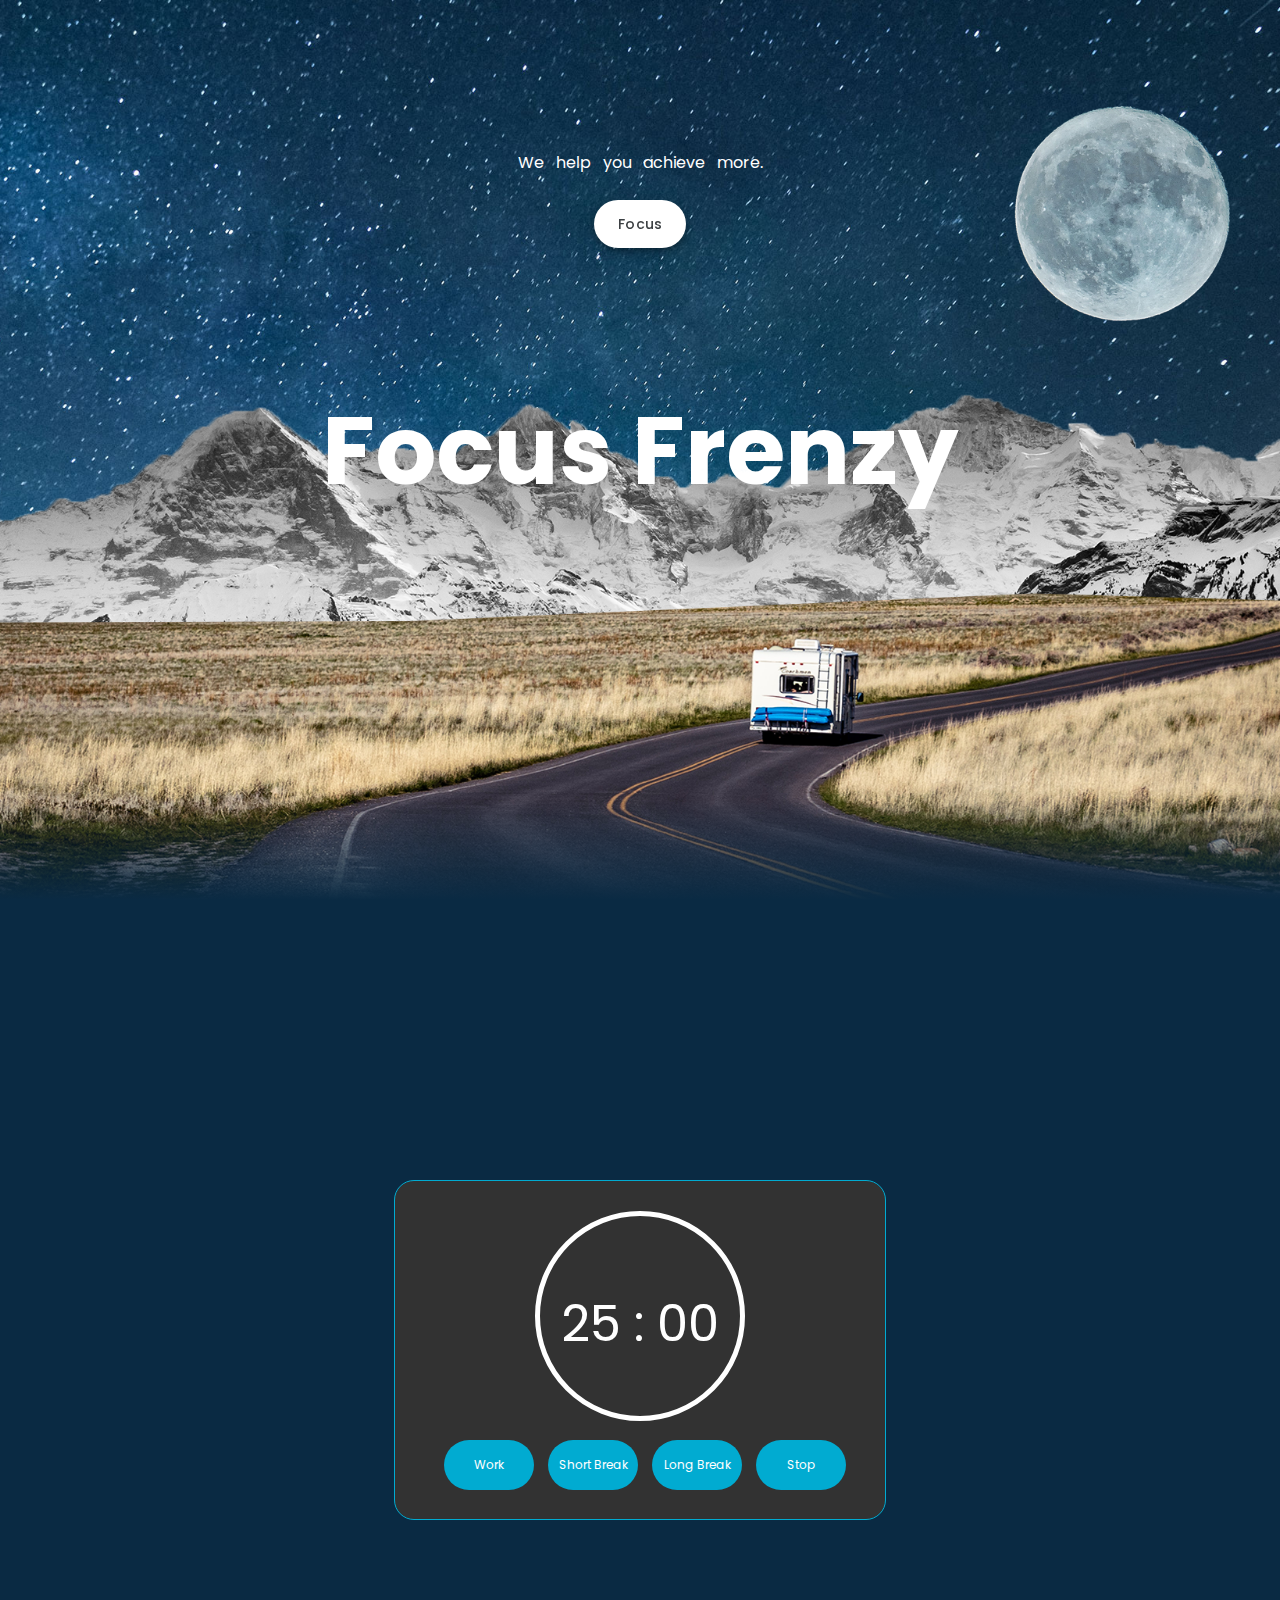
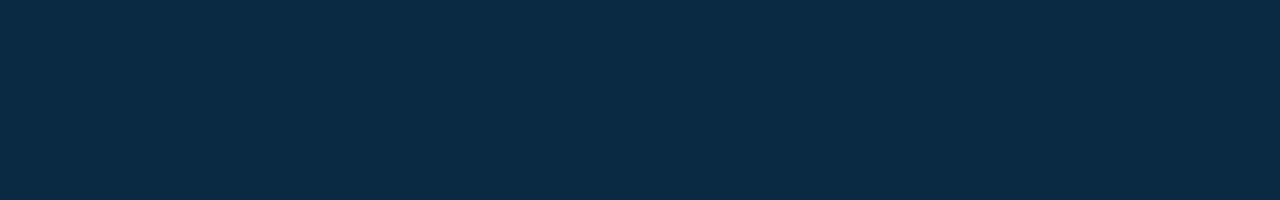
<file: index.html>
<!DOCTYPE html>
<html lang="en">
<head>
    <title> Focus Frenzy</title>
    <link rel="stylesheet" href="index.css">
</head>
<body>
    <section>
        <img src="bg.jpg" id="bg">
        <img src="moon.png" id="moon">
        <img src="mountain.png" id="mountain">
        <img src="road.png" id="road">
        <h2 id="text"> Focus  Frenzy</h2>
        <p id="subtext">We &nbsp; help &nbsp; you &nbsp; achieve &nbsp; more.</p>
        <button id="button" onclick="smoothScroll(document.getElementById('pomodoro'))">Focus
        <script>
            window.smoothScroll = function(target) {
    var scrollContainer = target;
    do {
        scrollContainer = scrollContainer.parentNode;
        if (!scrollContainer) return;
        scrollContainer.scrollTop += 1;
    } while (scrollContainer.scrollTop == 0);

    var targetY = 0;
    do { 
        if (target == scrollContainer) break;
        targetY += target.offsetTop;
    } while (target = target.offsetParent);

    scroll = function(c, a, b, i) {
        i++; if (i > 30) return;
        c.scrollTop = a + (b - a) / 30 * i;
        setTimeout(function(){ scroll(c, a, b, i); }, 20);
    }
    
    scroll(scrollContainer, scrollContainer.scrollTop, targetY, 0);
}
        </script></button>


    </section>
    <script type="text/javascript">
        let bg= document.getElementById('bg');
        let moon= document.getElementById('moon');
        let mountain= document.getElementById('mountain');
        let road= document.getElementById('road');
        let text= document.getElementById('text');
        let subtext=document.getElementById('subtext');

        window.addEventListener('scroll', function(){
            var value= window.scrollY;
            bg.style.top=value*0.5 + 'px';
            moon.style.left=-value*0.5 + 'px';
            mountain.style.top=-value*0.15 + 'px';
            road.style.top=value*0.15 + 'px';
            text.style.top=value*1 + 'px';
            
        })
    </script>
    <section id="pomodoro">
        <div id="pomodoro-app">
            <div id="container">
                <div id="timer">
                    <div id="time">
                        <span id="minutes">25</span>
                        <span id="colon">:</span>
                        <span id="seconds">00</span>
                    </div>
                    <div id="filler"></div>
                </div>
            
                <div id="buttons">
                    <button id="work">Work</button>
                    <button id="shortBreak">Short Break</button>
                    <button id="longBreak">Long Break</button>
                    <button id="stop">Stop</button>
                </div>
            </div>
            </div>
        <script src="index.js">
            
        </script>

    </section>

</body>
</file>
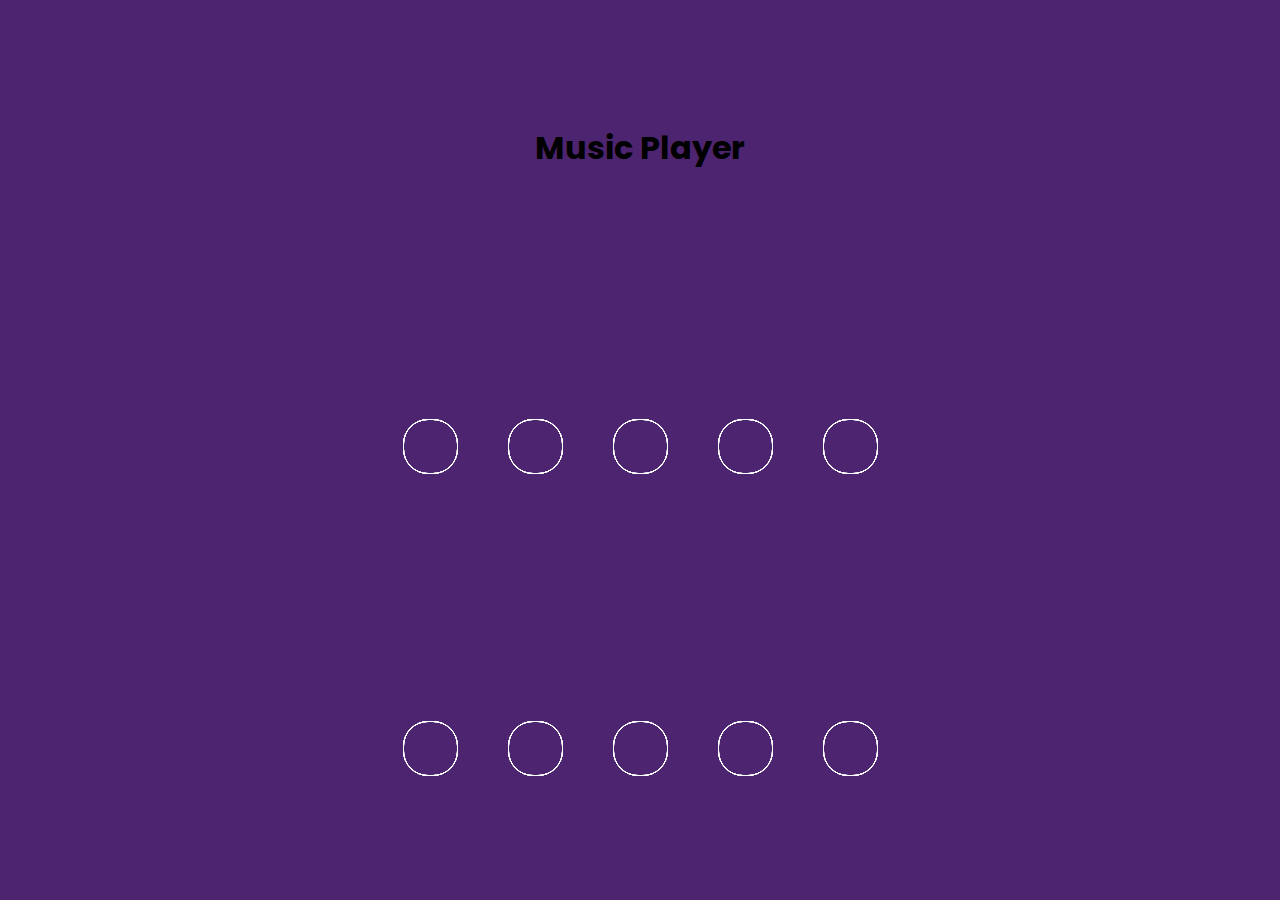
<file: music.html>
<!DOCTYPE html>
<html lang="en">
  <head>
    <meta charset="UTF-8" />
    <meta http-equiv="X-UA-Compatible" content="IE=edge" />
    <meta name="viewport" content="width=device-width, initial-scale=1.0" />
    <title>Songs playStructure</title>

    <link rel="stylesheet" href="./styles.css" />
    <link
      rel="stylesheet"
      href="https://cdnjs.cloudflare.com/ajax/libs/font-awesome/6.2.1/css/all.min.css"
      integrity="sha512-MV7K8+y+gLIBoVD59lQIYicR65iaqukzvf/nwasF0nqhPay5w/9lJmVM2hMDcnK1OnMGCdVK+iQrJ7lzPJQd1w=="
      crossorigin="anonymous"
      referrerpolicy="no-referrer"
    />
    <script defer src="./script1.js"></script>
  </head>
  <body>
    <h1 id = "header">Music Player</h1>
    <div class="icons">
      <a onclick="play(0);">
        <div class="layer">
          <span></span>
          <span></span>
          <span></span>
          <span></span>
          <span class="fa-solid fa-umbrella">
            <button></button>
          </span>
        </div>
        <div class="text">Rain</div>
      </a>
      <a onclick="play(1);">
        <div class="layer">
          <span></span>
          <span></span>
          <span></span>
          <span></span>
          <span class="fa-solid fa-bolt-lightning">
            <button></button>
          </span>
        </div>
        <div class="text">Lightning</div>
      </a>
      <a onclick="play(2);">
        <div class="layer">
          <span></span>
          <span></span>
          <span></span>
          <span></span>
          <span class="fa-solid fa-wind">
            <button></button>
          </span>
        </div>
        <div class="text">Wind</div>
      </a>
      <a onclick="play(3);">
        <div class="layer">
          <span></span>
          <span></span>
          <span></span>
          <span></span>
          <span class="fa-solid fa-earth-oceania">
            <button></button>
          </span>
        </div>
        <div class="text">Ocean</div>
      </a>
      <!-- 5 -->
      <a onclick="play(4);">
        <div class="layer">
          <span></span>
          <span></span>
          <span></span>
          <span></span>
          <span class="fa-solid fa-water">
            <button id="button"></button>
          </span>
        </div>
        <div class="text">SeaSide</div>
      </a>
    </div>
    <div class="icons">
      <a onclick="play(5);">
        <div class="layer">
          <span></span>
          <span></span>
          <span></span>
          <span></span>
          <span class="fa-solid fa-fire">
            <button id="fire"></button>
          </span>
        </div>
        <div class="text">FirePop</div>
      </a>
      <a onclick="play(6);">
        <div class="layer">
          <span></span>
          <span></span>
          <span></span>
          <span></span>
          <span class="fa-solid fa-guitar">
            <button></button>
          </span>
        </div>
        <div class="text">Guitar</div>
      </a>
      <a onclick="play(7);">
        <div class="layer">
          <span></span>
          <span></span>
          <span></span>
          <span></span>
          <span class="fa-solid fa-leaf">
            <button></button>
          </span>
        </div>
        <div class="text">Leaf</div>
      </a>
      <a onclick="play(8);">
        <div class="layer">
          <span></span>
          <span></span>
          <span></span>
          <span></span>
          <span class="fa-solid fa-tree">
            <button></button>
          </span>
        </div>
        <div class="text">Forest</div>
      </a>

      <a onclick="play(9);">
        <div class="layer">
          <span></span>
          <span></span>
          <span></span>
          <span></span>
          <span class="fa-solid fa-train">
            <button></button>
          </span>
        </div>
        <div class="text">Train</div>
      </a>
    </div>
  </body>
</html>
</file>
<file: index.css>
@import url('https://fonts.googleapis.com/css2?family=Poppins:wght@700&display=swap');
*{
    margin:0;
    padding: 0;
    font-family: "Poppins", sans-serif;

}
body{
    background: #0a2a43;
    min-height: 1500px;
}
section{
    position: relative;
    width: 100%;
    height: 100vh;
    overflow: hidden;
    display: flex;
    justify-content: center;
    align-items: center;
}
section::before{
    content:'' ;
    position: absolute;
    bottom: 0;
    width: 100%;
    height: 100px;
    background: linear-gradient(to top,#0a2a43,transparent);
    z-index: 10000;
}
section::after{
    content:'' ;
    position: absolute;
    top: 0;
    left: 100%;
    height: 100px;
    background: #0a2a43;
    z-index: 10000;
    mix-blend-mode: color;
}
section img{
    position: absolute;
    top:0;
    width: 100%;
    height: 100%;
    object-fit: cover;
    pointer-events: none ;

}
#text{
    position:absolute;
    color: #fff;
    font-size: 6em;
    z-index: 1;
    text-align: left;
}
#road{
    z-index: 2;
}
#subtext{
    position:absolute;
    color: #fff;
    font-size: 1rem;
    z-index: 1;
    text-align: left;
    top: 150px;
}
#button{
    z-index: 1;
    top: 200px;
    position: absolute;
    align-items: center;
appearance: none;
    background-color: #fff;
    border-radius: 24px;
    border-style: none;
    box-shadow: rgba(0, 0, 0, .2) 0 3px 5px -1px, rgba(0, 0, 0, .14) 0 6px 10px 0, rgba(0, 0, 0, .12) 0 1px 18px 0;
    box-sizing: border-box;
    color: #3c4043;
    cursor: pointer;
    display: inline-flex;
    fill: currentcolor;
    font-size: 14px;
    font-weight: 500;
    height: 48px;
    justify-content: center;
    letter-spacing: .25px;
    line-height: normal;
    max-width: 100%;
    overflow: visible;
    padding: 2px 24px;
    text-align: center;
    text-transform: none;
    transition: box-shadow 280ms cubic-bezier(.4, 0, .2, 1), opacity 15ms linear 30ms, transform 270ms cubic-bezier(0, 0, .2, 1) 0ms;
    user-select: none;
    -webkit-user-select: none;
    touch-action: manipulation;
    width: auto;
    will-change: transform, opacity;
}

/*this is for pomodoro okay guys? pls don't mess with this*/
#container{
    border:1px solid rgb(1, 171, 209);
    border-radius :20px;
    width:450px;
    margin:20px auto;
    padding:20px;
    text-align:center;
    background : rgb(50, 50, 50);
    
  }
  
  #timer{ 
    color:white; 
    font-size:50px; 
    margin:10px auto;
    border : 5px solid white;
    border-radius:50%;
    width:200px;
    height:200px;
    overflow:hidden;
    position:relative;
    -webkit-user-select: none;
    -moz-user-select: none;
    -ms-user-select: none;
    user-select: none;
    cursor:default;
  }
  
  #time{
    margin-top:70px;
    z-index : 1;
    position:relative;
  }
  
  #filler{
    background : #ddffcc;
    height: 0px;
    width: 200px;
    position:absolute;
    bottom:0;
  }
  
  #buttons button { 
    background:rgb(1, 171, 209); 
    border:none; 
    color:#fff; 
    cursor:pointer; 
    padding:2px; 
    width:90px; 
    margin:9px auto;
    font-size:12px;
    height : 50px;
    border-radius : 50px;
    margin-left: 10px;
  }
  
  #buttons button#shortBreak{
    background : rgb(1, 171, 209);
  }
  
  #buttons button#longBreak{
    background : rgb(1, 171, 209);
  }
  
  #buttons button#stop{
    background :rgb(1, 171, 209);
  }
  
section focus-page{
  display: flex;
  flex-wrap: wrap;
  margin: 0;
  padding: 50;
  overflow: hidden;
  height: 100vh;  
}
#left{
  display: flex;
  flex-direction: column;
}
#title{
  order: 1;
} 
#pomodoro{
  order: 2;
}
#right{
  display: flex;
  flex-direction: row;
  top: 5px;
  
}
.menu{
  order: 1;
}
.focus-music{
  order: 2;
  display: flex;
  flex-direction: row;
  flex-wrap: wrap;
  margin-left: 100px;
  margin-right: 50px;
  height: 490px;
  width: 820px;
  background-color: #0A2A43;
  padding: 40px;
  border-radius: 20px;
  justify-content: space-between;
  align-content: flex-start;
  gap: 70px;
}
.focus-music div{
  cursor: pointer;
  transition: 0.15s;
  height: 85px;
}
.focus-music div:hover{
  background-color: rgb(182, 189, 204);
  
}
.cloud-thunder{
  margin-top: 6px;
}
.leaves{
  margin-right: 0px;
}
div .white-noise{
  position: relative;
  height: 85px;
  width: 64px;
}
div .brown-noise{
  position: relative;
  height: 85px;
  width: 64px;
}
div .pink-noise{
  position: relative;
  height: 85px;
  width: 64px;
}

#pomodoro{
  display: flex;
  flex-direction: column;
}
#title{
  font-size: 50px;
  color: white;
  margin-top: 0;
  padding-top: 85px;
  text-align: start;
  top: 90px;
}
.menu{
  order: 2;
  width: 38px;
  height: 38px;
  display: flex;
  align-items:flex-start;
  margin: 10px;
  cursor: pointer;
  transition: width 10s;
}
.menu-icon div{
  width: 35px;
  height: 9px;
  background-color: white;
  margin: 1px 0;
  align-self: center;
  position: absolute;
  top: 90px;
  

}
</file>
<file: styles.css>
@import url('https://fonts.googleapis.com/css?family=Poppins:400,500,600,700&display=swap');
*{
    margin: 0; 
    padding: 0; 
    box-sizing: border-box; 
    font-family: 'Poppins' , sans-serif; /*The second font is the default font */
}
html, body{
    display: grid; 
    height: 100%; 
    place-items: center; 
    background:#4d246f; 
} 
button { 
    background: transparent; 
    border: none;  
    transform: rotate(-35deg) skew(20deg); 
    transition: all 0.3s;
}
button:hover{
    cursor: pointer;    
}
.icons{
    display: inline-flex; 
}
.icons a{
    margin: 0 25px;
    /* left: 10px; This is moving the entire palete of icons so no use */
    text-decoration: none; 
    color: #fff; 
    display: block;
    position: relative;  
} 
.icons a .layer{
    /* left: 1500px; No use including this code here */
    width: 55px; 
    height: 55px;
    transition: transform 0.5s;
    /* cursor: pointer; */

}
.icons a:hover .layer{
    transform: rotate(-35deg) skew(20deg); 
}
.icons a .layer span{
    position: absolute; 
    top: 0; 
    left: 0;
    height: 100%; 
    width: 100%; 
    border: 1px solid #fff;
    border-radius: 25px; 
    transition: all 0.3s; 
}
.icons a .layer span.fa-solid {
    font-size: 30px;
    line-height: 55px; 
    text-align: center;
    /* left: 10px;  here the top layer containing is getting moved. I need to move the icon only to the right */
}
.icons a:hover .layer span:nth-child(1){
    opacity: 0.2; 
}
.icons a:hover .layer span:nth-child(2){
    opacity: 0.4; 
    transform: translate(5px, -5px);
}
.icons a:hover .layer span:nth-child(3){
    opacity: 0.6; 
    transform: translate(10px, -10px);
}
.icons a:hover .layer span:nth-child(4){
    opacity: 0.8; 
    transform: translate(15px, -15px);
}
.icons a:hover .layer span:nth-child(5){
    opacity: 1.0; 
    transform: translate(20px, -20px);
}
.icons a:hover:nth-child(1) .layer span{
    color: #59b7e9;
    border-color: #59b7e9;
}
.icons a:hover:nth-child(1) .text{
    color: #59b7e9;
    border-color: #59b7e9;
}

.icons a:hover:nth-child(2) .layer span{
    color: #99b7cf;
    border-color: #99b7cf;
}
.icons a:hover:nth-child(2) .text{
    color: #99b7cf;
    border-color: #99b7cf;
}

.icons a:hover:nth-child(3) .layer span{
    color: #8c5ca4;
    border-color: #8c5ca4;
}
.icons a:hover:nth-child(3) .text{
    color: #8c5ca4;
    border-color: #8c5ca4;
}

.icons a:hover:nth-child(4) .layer span{
    color: #afafd7;
    border-color: #afafd7;
}
.icons a:hover:nth-child(4) .text{
    color: #afafd7;
    border-color: #afafd7;
}

.icons a:hover:nth-child(5) .layer span{
    color: #ff0000;
    border-color: #ff0000;
}
.icons a:hover:nth-child(5) .text{
    color: #ff0000;
    border-color: #ff0000;
}
.icons a:hover:nth-child(1) .layer span{
    box-shadow: -1px 1px 3px #59b7e9;
}
.icons a:hover:nth-child(2) .layer span{
    box-shadow: -1px 1px 3px #99b7cf;
}
.icons a:hover:nth-child(3) .layer span{
    box-shadow: -1px 1px 3px #8c5ca4;
}
.icons a:hover:nth-child(4) .layer span{
    box-shadow: -1px 1px 3px #afafd7;
}
.icons a:hover:nth-child(5) .layer span{
    box-shadow: -1px 1px 3px #ff0000;
}
.icons a .text{
    position: absolute; 
    left: 50%; 
    bottom: -25px; 
    opacity: 0;
    transform: translateX(-50%); 
    transition: bottom 0.3s ease, opacity 0.3s ease; 
}
.icons a:hover .text{
    bottom: -45px;
    opacity: 1; 
}
</file>
